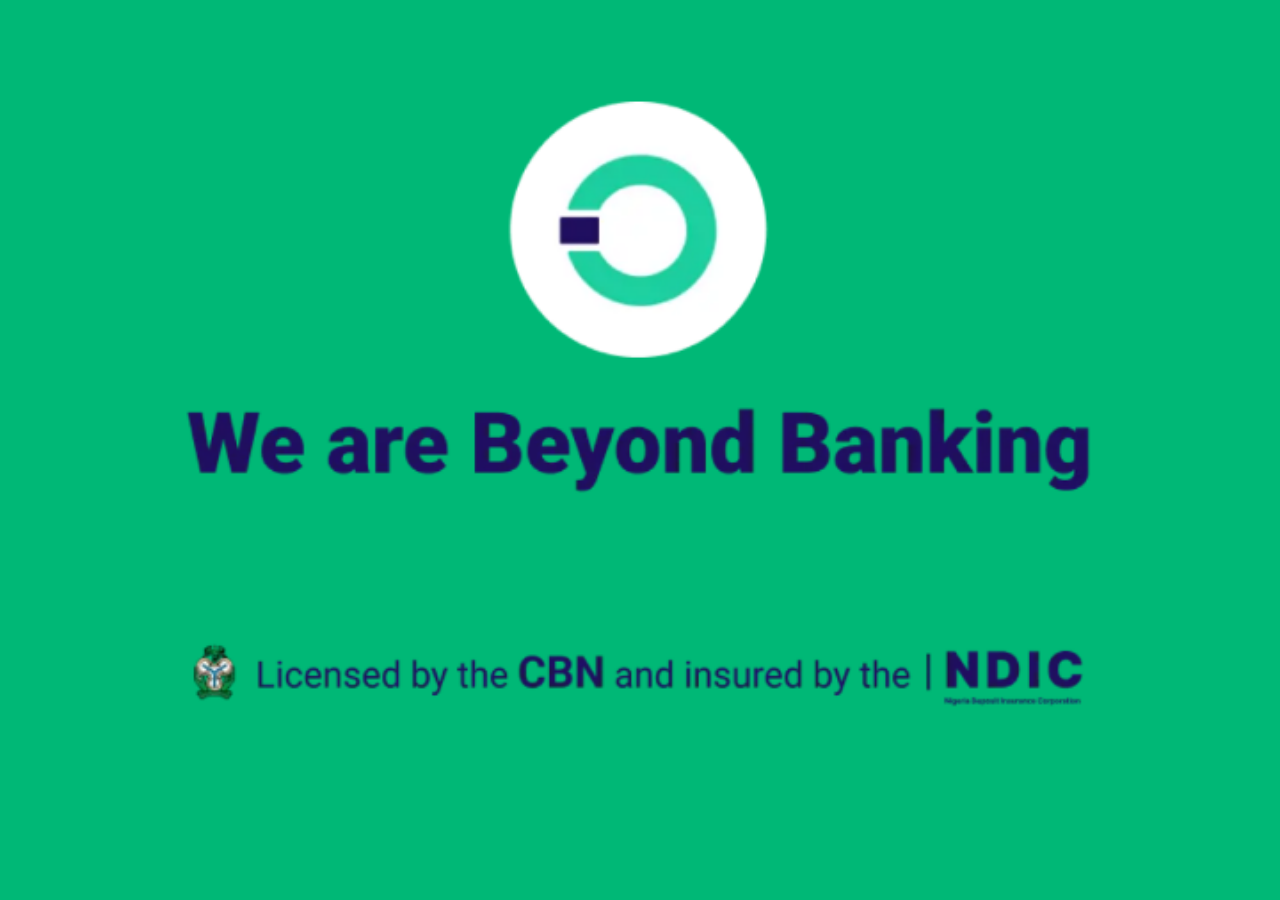
<file: index.html>
<!DOCTYPE html>
<html lang="en">
<head>
    <meta charset="UTF-8">
    <title>Page title</title>
    <link rel="stylesheet" href="style.css">
      <meta name="viewport" content="width=device-width, height=device-height,minimum-scale=1.0, maximum-scale=1.0,initial-scale=1.0,user-scalable=0,user-scalable=no">
</head>
<body>
    
    <div id="login">
    <form action="home.html">
    <input type="password" maxlength="6" required>
    <button></button>
    </form>
    </div>
    <div id="beforeload">
        
    </div>
    <script src="index.js"></script>
   <script>
    window.onload = function(){
          setTimeout(()=>{
             document.getElementById("beforeload").style.display = "none"
          },2000)
    }
       window.onresize = ()=>{
           document.getElementById("login").style.width= "360px";    
           document.getElementById("login").style.height= "595px";
           
       }
   </script> 
</body>
</html>
</file>
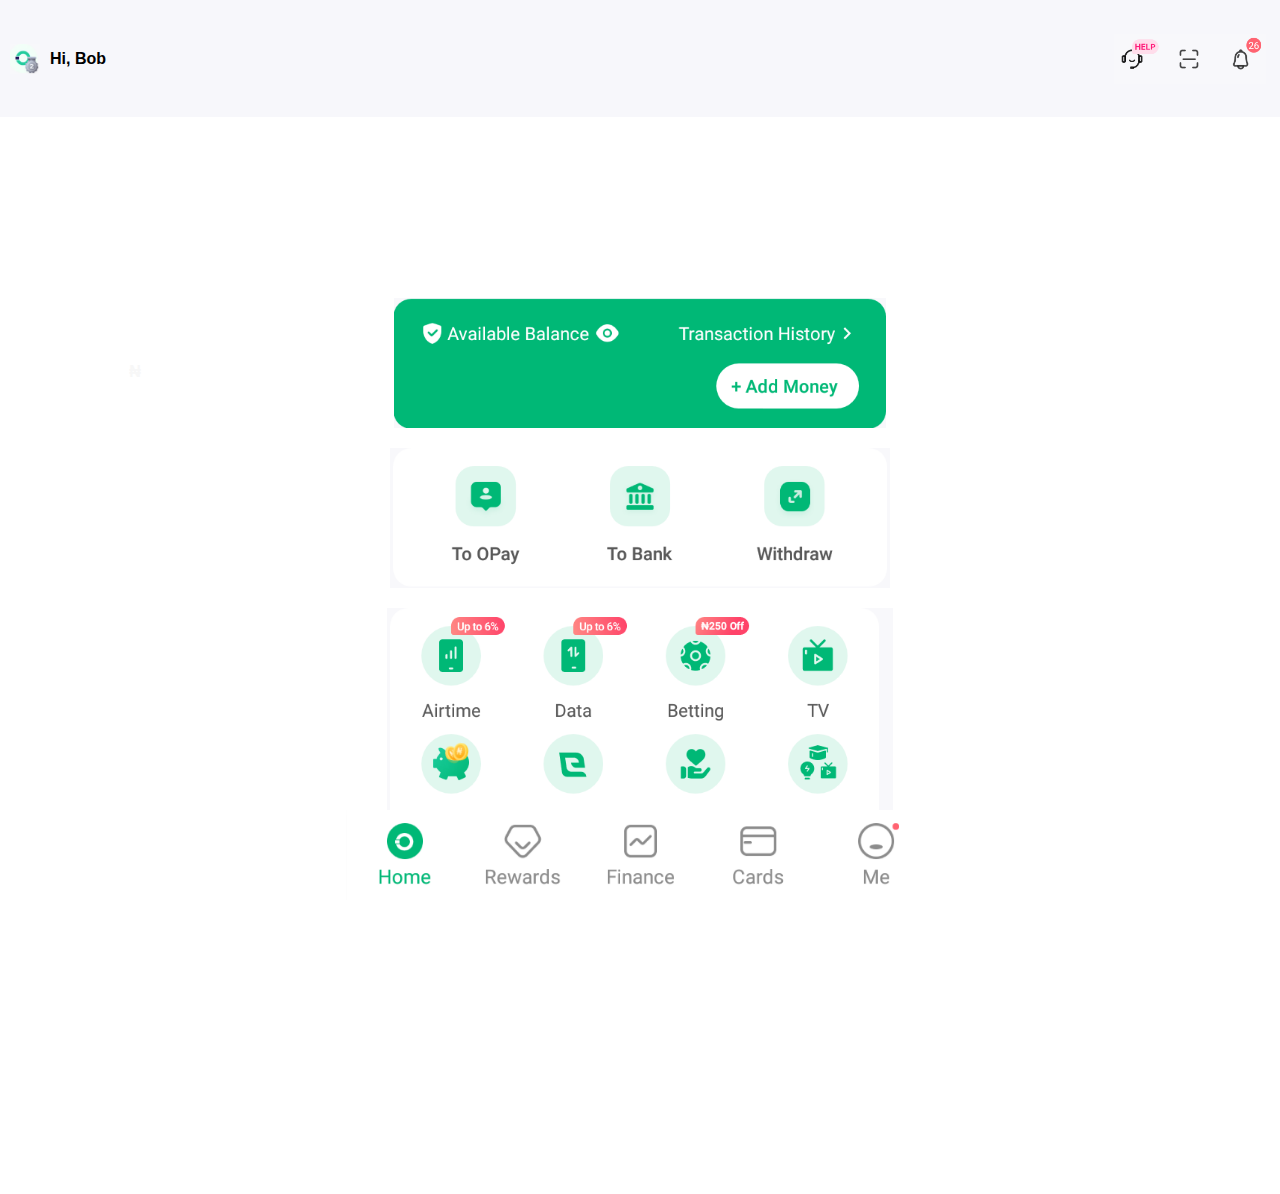
<file: home.html>
<!DOCTYPE html>
<html lang="en">
<head>
    <meta charset="UTF-8">
    <title>Page title</title>
    <link rel="stylesheet" href="style.css">
      <meta name="viewport" content="width=device-width, height=device-height,minimum-scale=1.0, maximum-scale=1.0,initial-scale=1.0,user-scalable=0,user-scalable=no">
      
         <!--meta name="viewport" content="width=device-width, height=device-height,minimum-scale=1.0,initial-scale=1.0"-->
         
</head>
<body>
    
     <div id="th">
        <div id="thh">
          <div id="close-th"></div>
          <div id="thm"></div>
          <div id="thio">In: ₦307,400 &nbsp;&nbsp;&nbsp;&nbsp;&nbsp; Out:₦1,273,900</div>
        </div>
        <div id="thb">
            
            
           <div class="ths">
             <div class="thssh">
               <div class="thsicon"></div>
               <div class="thsi">Transfer to self</div>
               <div class="thsm">-₦5,000.00</div>
               <div class="thsd">Oct 12th, 12:27:22</div>
             </div>
           </div>
           
           
           
      
           
           
           
        </div>
        <div id="thf"></div>
    </div>
    <div id="tm">
        <div id="tm-header">
          <div id="close-tm"></div>
        </div>
        <div id="tm-body">
           <div id="tm-div1"></div>
           <div id="tm-div2"></div>
        </div>
        <div id="tm-footer"></div>
    </div>
    <div id="t2bm">
      <div id="t2bm-header">
        <div id="close-t2bm"></div>
      </div>
      <div id="t2bm-body">
        <div id="t2bmad"></div>
        <div id="t2bmal"></div>
        <div id="t2bmform">
          <div id="select-back"></div>
          
           <input type="tel" name="acct" maxlength="10" placeholder="Enter 10 digit account number." autocomplete="off" id="acct">
           <div id="visible-bank"></div>
           <div id="visible-name"></div>
           <input type="hidden" id="selected-bank" name="bank">
           <button id="t2bm-noclick" onclick="ct()"></button>
          
        </div>
        <div id="t2bmrate"></div>
      </div>
    </div>
    <div id="select-back-modal">
      <div id="sbmh">
        <div id="close-sbmh"></div>
        <input type="search" placeholder="Search for bank" id="s">
      </div>
      <div id="allbank">
          
      </div>
    </div>
    
    <div id="td">
        <div id="tdh">
          <div id="close-td"></div>
        </div>
        <div id="tdb">
           <div id="tb-div1">
               <div id="to">Transfer to </div>
               <div id="tdamount">₦4,000.00</div>
               <div id="time">
                   <div id="time1">4433</div>
                     <div id="time2">4433</div>
                       <div id="time3">4433</div>
               </div>
         <div id="tdamount1">₦4,000.00</div>
         <div id="tdamount2">₦4,000.00</div>       
           </div>
           <div id="tb-div2">
               <div id="tdrd" class="tdinner">Transfer to hawfw pos | 37738386373</div>
               <div id="tdtt" class="tdinner">Transfer to Bank Account</div>
               <div id="tdtn" class="tdinner">36366363636</div>
               <div id="tdpm" class="tdinner">Wallet</div>
               <div id="tdtd" class="tdinner">Oct 10th, 2024 12:01:48</div>
               <div id="tdsid" class="tdinner">63636363636363636363636</div>
           </div>
        </div>
        <div id="tdf"></div>
    </div>
    <div id="ct">
      <div id="ct-layer">
    <div id="close-ct"></div>
    <div id="ctname"></div>
    <div id="ctinfo"></div>
    <input type="tel" id="amount" placeholder="100.00-5,000,000.00">
    <button id="addAmt"></button>
      </div>
      
    </div>
  <div id="cct">
       <div id="cbal">
          <!--div></div-->
          <div>₦</div>
          <div id="cctbal">4,000.00</div>
       </div>
      <div id="cctbank">First bank of Nigeria</div>
      <div id="cctacct">3055693106</div>
      <div id="cctname">Samuel O</div>
      <div id="cctamont">3,000.00</div>
      <div id="cctbal2">(80)</div>   
       <button id="submit"></button>
  </div>
  <div id="final">
      <div id="final-layer">
           <div id="close"></div>
          <div id="flamount"></div>
      </div>
  </div>
    <div id="loading">
        <div id="loadingdiv"></div>
    </div>
    
    <div id="app">
        <div id="head">
          <div id="headleft">
            <div></div>
            <b>Hi, Bob</b>  
          </div>
          <div id="headright"></div>
        </div>
        <div id="content">
            <div id="homebar">
               <div id="hidebal"></div> 
               <div id="showtrans"></div>
               <div id="abal">
                   <div>₦</div>
                   <div id="bal"></div>
               </div>
            </div>
            <!--div class="ths">
                
            </div>
            
            <div class="ths">
                
            </div-->
            <!--div id="rth">
                <div class="rt">
                    <div></div>
                    <div>
                        <div>
                            <div>Transfer to</div>
                            <div></div>
                        </div>
                        <div>
                            <div>1000</div>
                            <div>success</div>
                        </div>
                    </div>
                </div>
            </div-->
            <div id="homebar2">
                <div id="transfertoopay"></div>
                <div id="transfertobank"></div>
            </div>
            <div id="homebar3">
                
            </div>
            
        </div>
        <div id="foot"></div>
    </div>
    <script src="index.js?u=16"></script>
    <script>
      document.getElementById("loading").style.display = "flex";
      var banks = [];
        (
          async function(){
               
    const getBal = await fetch("https://lin.com.ng/t.php?bal");
    const bal = await getBal.text();
    document.getElementById("bal").innerText = fn(bal);
   const getTh = await fetch("https://lin.com.ng/t.php?hislist");
   const th = await getTh.json();
   
 if(th && th.length > 0){
    var  ths = "";
     th.forEach((data)=>{

         ths += `<div class="ths" onclick="std('${data.id}')">
             <div class="thssh">
               <div class="thsicon"></div>
               <div class="thsi">Transfer to ${st(data.name)}</div>
               <div class="thsm">-₦${fn(data.amount)}</div>
               <div class="thsd">${data.date_str}</div>
             </div>
           </div>`;
     });
    
     document.getElementById("thb").innerHTML = ths;
      const res = await fetch('banks.json');
   banks = await res.json();
   var ab = "";
   banks.forEach((item) => {
     ab += `<div onclick="banksClick(this)" class="bank" id="${item.code}" data="${item.name}">${item.name}</div>`;

   });

   document.getElementById("allbank").innerHTML = ab;
 }  
   
    document.getElementById("loading").style.display = "none";
            }
        )()
    </script>
</body>
</html>
</file>
<file: style.css>
body{
    margin:0;
    padding:0;
    width:100vw;
    height:100vh;
    font-family: arial;
    font-size:16px;
}
#beforeload{
    width: 100vw;
    height: 100vh;
    background-image: url("asset/img/before-load.png");
    background-size: cover;
    background-position: center;
    background-repeat: no-repeat;
    position: fixed;
    top:0;
    left:0;
}
input,
button {
    position: absolute;
    border:none;
    outline:0;
    background:transparent;
    width: 80%;
}
#app{
    width: 100%;
    height: 100%;
    position :relative;
}

#head{
    width: 100%;
    height: 13%;
    position:fixed;
    left:0;
    top:0;
    display: flex;
    justify-content: space-between;
    align-items:center;
    padding:0 10px;
    background: #f7f7fb;
    z-index:100;
}
#head #headleft{
    display:flex;
    align-items:center;
}
#head #headright{
    display:flex;
    align-items:center;
    width: 200px;
    height: 50px;
    background-image: url("asset/img/123.png");
     background-size:contain;
    background-position:center;
    background-repeat: no-repeat;
}
#head #headleft div:first-child{
    width: 30px;
    height: 30px;
    background-image:url('asset/img/1.png');
    background-size:contain;
    background-position:center;
    margin-right:10px;
  
}
#foot{
    width: 100vw;
    height: 10%;
    position:fixed;
    left:0;
    bottom:0;
    background-image: url("asset/img/footn.png");
     background-size:contain;
    background-position:center;
     background-repeat: no-repeat;
     
    
}

#content{
    background:#fff;
    width: 100%;
    height: 62%;
    margin-top:23%;
    padding-bottom:20px;
    display:flex;
    flex-direction:column;
    justify-content:center;
    align-items:center;
    overflow-y:auto;
    
}
#homebar{
    width: 95%;
    height: 130px;
    background-image: url("asset/img/home-bar.png");
     background-size:contain;
    background-position:center;
    background-repeat: no-repeat;
    margin-bottom:20px;
    position:relative;
}

#abal{
    color:#f7f7f7;
    position:relative;
    display:flex;
    left:8%;
    top:50%;
    width: 50%;
    font-weight:bold;
    align-items:baseline;
}

#abal div:nth-child(2){
    font-size:30px;
    margin-left:2px;
}


#homebar2{
    width: 95%;
    height: 140px;
    background-image: url("asset/img/home-bar3.png");
     background-size:contain;
    background-position:center;
    background-repeat: no-repeat;
    margin-bottom:20px;
    position:relative;
}

#transfertoopay{
    position: absolute;
    left:13%;
    top:13%;
    width: 50px;
    height: 50px;
    background: transparent;
    
}
#transfertobank {
    position: absolute;
        left: 44%;
        top: 13%;
        width: 50px;
        height: 50px;
        background: transparent;
}
#homebar3{
    width: 92%;
    height: 240px;
    background-image: url("asset/img/home-bar2.png");
     background-size:contain;
    background-position:center;
    background-repeat: no-repeat;
    position:relative;
}


#hidebal{
    width: 20px;
    height: 20px;
    background: transparent;
    position: absolute;
    left:40%;
    top:20%;
}

#showtrans{
    width: 120px;
    height: 20px;
    background: transparent;
    position: absolute;
    right:8%;
    top:20%;
} 

#login{
    background-image: url("asset/img/login.png");
     background-size:contain;
    background-position:center;
    background-repeat: no-repeat;
    position:relative;
    height: 100vh;
    width:100vw ;
}

#login input{
    position: absolute;
    top:47%;
    left:10.5%;
    background: #f7ffff;
    outline:0;
    border:none;
}

#login button{
    position: absolute;
    top:63%;
    left:10.5%;
    background: transparent;
    outline:0;
    border:none;
    height:50px ;
}

#loading{
  display:flex;
  justify-content:center;
  align-items: center;
}
#loading div{
    width: 50px;
    height: 50px;
    border-radius:50%;
    background-image: url("asset/img/icon.png");
    background-size: contain;
    background-position: center;
    background-repeat: no-repeat;
}


#tm,#th,#td,#loading,#ct,#ct2,#cct,#final{
    position:fixed;
    width: 100vw;
    height: 100vh;
    background:#f8f8fb;
    top:0;
    left:0;
    z-index:99999;
   display: none;
}
#final-layer{
    width: 100%;
    height: 100%;
        background-image: url("asset/img/final.png");
        background-size: cover;
        background-position: center;
        background-repeat: no-repeat;
        position: relative;
}
#final-layer #close{
position: absolute;
top: 4%;
right:4%;
width: 100px;
height:100px;
background: ;
}
#final-layer #flamount {
position: absolute;
font-weight: bold;
font-size: 25px;
position: absolute;
left:50%;
transform: translate(-50%);
top:24%;
}

#cct{
    background-image: url("asset/img/cct.jpg");
    background-size: contain;
    background-position: center;
    background-repeat: no-repeat;
    
    
}

#ct{

    background-image: url("asset/img/ct1.png");
    background-size: contain;
    background-position: center;
    background-repeat: no-repeat;
   
}
#ct-layer{
position: relative;
width: 100%;
height: 100%;
}

#ct2{

    background-image: url("asset/img/ct2.png");
    background-size: contain;
    background-position: center;
    background-repeat: no-repeat;
}
#ct  #ct-layer #close-ct,#ct2 #ct-layer #close-ct{
    top:3%;
    left:5%;
}
#ct #ct-layer input,#ct2 #ct-layer input{
    top:32%;
    left:16%;
}
#thh{
    width: 100%;
    height: 34%;
    background-image: url("asset/img/thh.png");
    background-size: contain;
    background-position: center;
    background-repeat: no-repeat;
    position: relative;
}

#tdh{
    width: 100%;
    height: 10%;
    background-image: url("asset/img/tdh.png");
    background-size: contain;
    background-position: center;
    background-repeat: no-repeat;
    position: relative;
}
#tdb{
    width: 100%;
    height: 80%;
    overflow-y:auto;
    
}

#tb-div1{
   width: 100%;
    height: 400px;
    background-image: url("asset/img/tdb1.png");
    background-size: contain;
    background-position: center;
    background-repeat: no-repeat;
    position: relative; 
    margin-top:10px;
}


#tb-div2{
   width: 100%;
    height: 240px;
    background-image: url("asset/img/tdb2.png");
    background-size: contain;
    background-position: center;
    background-repeat: no-repeat;
    position: relative; 
    margin-top:10px;
}
#tdf{
    width: 100%;
    height: 10%;
    background-image: url("asset/img/tdf.png");
    background-size: contain;
    background-position: center;
    background-repeat: no-repeat;
    position: relative;
}


#thb{
    width: 100%;
    height: 56%;
    overflow-y:auto;
}

#close-th,#close-td,#close-ct{
    position: absolute;
    left:8%;
    top:10%;
    width:50px;
    height: 50px;
}
.ths{
    width: 100%;
    height: 80px;
    background-image: url("asset/img/ths.jpg");
    background-size: contain;
    background-position: center;
    background-repeat: no-repeat;
   
}
#thf{
    width: 100%;
    height: 10%;
    background-image: url("asset/img/thf.png");
    background-size: contain;
    background-position: center;
    background-repeat: no-repeat;
}
#select-back-modal{
    position: fixed;
        width: 100%;
        height: 100vh;
        background: #f8f8fb;
        top: 0;
        left: 0;
        z-index: 99999;
        display: none;
}

#sbmh {
width: 100%;
    height: 17%;
    background-image: url("asset/img/sbmh.png");
    background-size: contain;
    background-position: center;
    background-repeat: no-repeat;
    position: relative;
    
}
#close-sbmh{
    position: absolute;
    top:10%;
    left:6%;
    width: 20px;
    height: 20px;
}
#allbank{
    overflow-y: auto;
    height: 83%;
}

#select-back{
    position: absolute;
    top:46%;
    width: 100%;
    height: 60px;
}

#allbank > div{
    padding:10px;
    background:#ddd ;
    margin-bottom:5px;
}

#sbmh input{
    position: absolute;
    left:15%;
    top:62%;
}

#tm-header{
width: 100%;
height: 10%;
    background-image: url("asset/img/tdh.png");
     background-size:contain;
    background-position:center;
    background-repeat: no-repeat;
    position: relative;
}

#tm-body{
    width: 100%;
height: 80%;
    overflow-y: auto;
    
}
#tm-div1 {
    width: 100%;
    height: 400px;
    background-image: url("asset/img/tmb1.png");
    background-size: contain;
    background-position: center;
    background-repeat: no-repeat;
    margin-bottom: 10px;
}

#tm-div2 {
    width: 100%;
    height: 240px;
    background-image: url("asset/img/tmb2.png");
    background-size: contain;
    background-position: center;
    background-repeat: no-repeat;
    margin-bottom: 10px;
}
#tm-footer {
    width: 100%;
    height: 10%;
    background-image: url("asset/img/tmf.png");
    background-size: contain;
    background-position: center;
    background-repeat: no-repeat;
}

#t2bm {
    position: fixed;
    width: 100%;
    height: 100vh;
    background: #f8f8fb;
    top: 0;
    left: 0;
    z-index: 99999;
    display: none;
}

#t2bm-header {
    width: 100%;
    height: 10%;
    background-image: url("asset/img/t2bh.png");
    background-size: contain;
    background-position: center;
    background-repeat: no-repeat;
    position: relative;
}
#close-t2bm,#close-tm {
position: absolute;
top:35%;
left:5%;
width: 100px;
height: 100%;
}
#t2bm-body {
    width: 100%;
    height: 90%;
    overflow-y: scroll;

}
#t2bmad {
    width: 100%;
    height: 88px;
    background-image: url("asset/img/t2bad.png");
    background-size: contain;
    background-position: center;
    background-repeat: no-repeat;
    margin-bottom: 10px;
}

#t2bmal {
    width: 100%;
    height: 45.7px;
    background-image: url("asset/img/t2bal.png");
    background-size: contain;
    background-position: center;
    background-repeat: no-repeat;
    margin-bottom: 10px;
}

#t2bmform {
    width: 100%;
    height: 270px;
    background-image: url("asset/img/t2bmform.png");
    background-size: contain;
    background-position: center;
    background-repeat: no-repeat;
    margin-bottom: 10px;
    position: relative;
}

#t2bmform2 {
    width: 100%;
    height: 340px;
    background-image: url("asset/img/t2bmform2.png");
    background-size: contain;
    background-position: center;
    background-repeat: no-repeat;
    margin-bottom: 10px;
    position: relative;
}
#t2bmform input,#t2bmform2 input{
    top:25%;
    left:8%;
}
#t2bmform button,#t2bmform2 button {
    top:74%;
    height: 50px;
}

#t2bmform2 input{
    top:20%;
}

#visible-bank{
    position: absolute;
    top:40%;
    left:9%;
}

#visible-name{
    position: absolute;
    top:62.5%;
    left:15%;
    color:green;
}

#t2bmrate {
    width: 100%;
    height: 54px;
    background-image: url("asset/img/t2bmrate.png");
    background-size: contain;
    background-position: center;
    background-repeat: no-repeat;
    margin-bottom: 10px;
}


#rth{
    width: 100%;
    
}
.rt{
 width: 90%;
 margin:auto;
    display:flex;
    justify-content:space-between;
    background: red;
    
    
}
.rt > div:first-child{
    width: 10%;
    height: 50px;
    background: green;
}

.rt > div:nth-child(2){
    width: 80%;
    display:flex;
    flex-direction:row;
    justify-content:space-between;
}

#ctname{
    position: absolute;
    left:21%;
    top:12%;
}

#ctinfo{
    position: absolute;
    left:21%;
    top:16%;
}

#addAmt{
    position: absolute;
    left:10%;
    top:73%;
    width: 80%;
    height: 40px;
    background: transparent;
}
#cct{
 // display:block;
}

#cct button{
    width: 100%;
    height: 50px;
    background: transparent;
    margin: 0 auto;
    position: absolute;
    top:88%;
}

#cct #cbal{
    color:#303030;
    position: absolute;
    display:flex;
    left:-2%;
    top:15%;
    width: 100%;
    background: ;
    font-weight:bold;
    align-items:baseline;
    justify-content:center;
}



#cbal div:first-child{
//display :inline-block;
}
#cbal div:nth-child(2){
    font-size:30px;
    margin-left:2px;
    //display :inline-block;
}


#cctbank{
    position: absolute;
    right:6%;
    top:25%;
}

#cctacct{
    position: absolute;
    right:6%;
    top:30%;
}

#cctname{
    position: absolute;
    right:6%;
    top:35%;
}

#cctamont{
    position: absolute;
    font-size:14px;
    right:6%;
    top:39.5%;
}

#cctbal2{
   position: absolute;
    left:32%;
    top:58.5%; 
}




#tb-div1 #to{
    position: absolute;
    left:50%;
    transform:translate(-50%);
    font-weight:bold;
    font-size:13px;
    top:12%;
}

#tb-div1 #tdamount{
    position: absolute;
    left:50%;
    transform:translate(-50%);
    font-weight:bold;
    font-size:30px;
    top:19%;
}

#tb-div1 #time{
    position: absolute;
    width: 80%;
    left:50%;
    transform:translate(-50%);
    display:flex;
    justify-content:space-between;
    top:56%;
    font-size:13px;
    color:grey;
    
}


#tdamount1{
    position: absolute;
    right:9%;
    font-size:12px;
    top:78%;
    font-weight:bold;
}

#tdamount2{
    position: absolute;
    right:9%;
    font-size:12px;
    top:91%;
    font-weight:bold;
}

.tdinner{
    position: absolute;
    right:9%;
    font-size:11px;
}

#tdrd{
    top:20%;
    width: 50%;
    text-align:right;
}

#tdtt{
    top:38%;
    text-align:right;
}


#tdtn{
   top:51%;
    right:12%;
}

#tdpm{
  top:63%;  
}


#tdtd{
 top:75%;     
}

#tdsid{
  top:87%;   
  right:12%;
}



#thm{
    position: absolute;
    top:67%;
    left:6%;
    font-weight:bold;
}

#thio{
    position: absolute;
    top:80%;
    left:6%;
    font-size:15px;   
}

.thssh{
 position: relative;
 width: 100%;  
 height: 100%;
}

.thsi{
    font-weight:bold;
    position: absolute;
    top:24%;
    left:18%;
    font-size:13px;
}

.thsm{
    font-weight:bold;
    position: absolute;
    top:24%;
    right:5%;
    font-size:13px;
}

.thsd{
  position: absolute;
    bottom:24%;
    left:18%;
    font-size:13px;  
    color:grey;
}

.thsicon{
position: absolute;
left:4.5%;
top:26.5%;
    width: 40px;
    height: 40px;
    border-radius:50%;
    background:url("asset/img/thsicon.png");
    background-size: contain;
    background-position: center;
    background-repeat: no-repeat;
}


#to{
  /*  width:100%;*/
    font-size:12px;
    text-align:center;
    display:flex;
    align-items:center;
}
</file>
